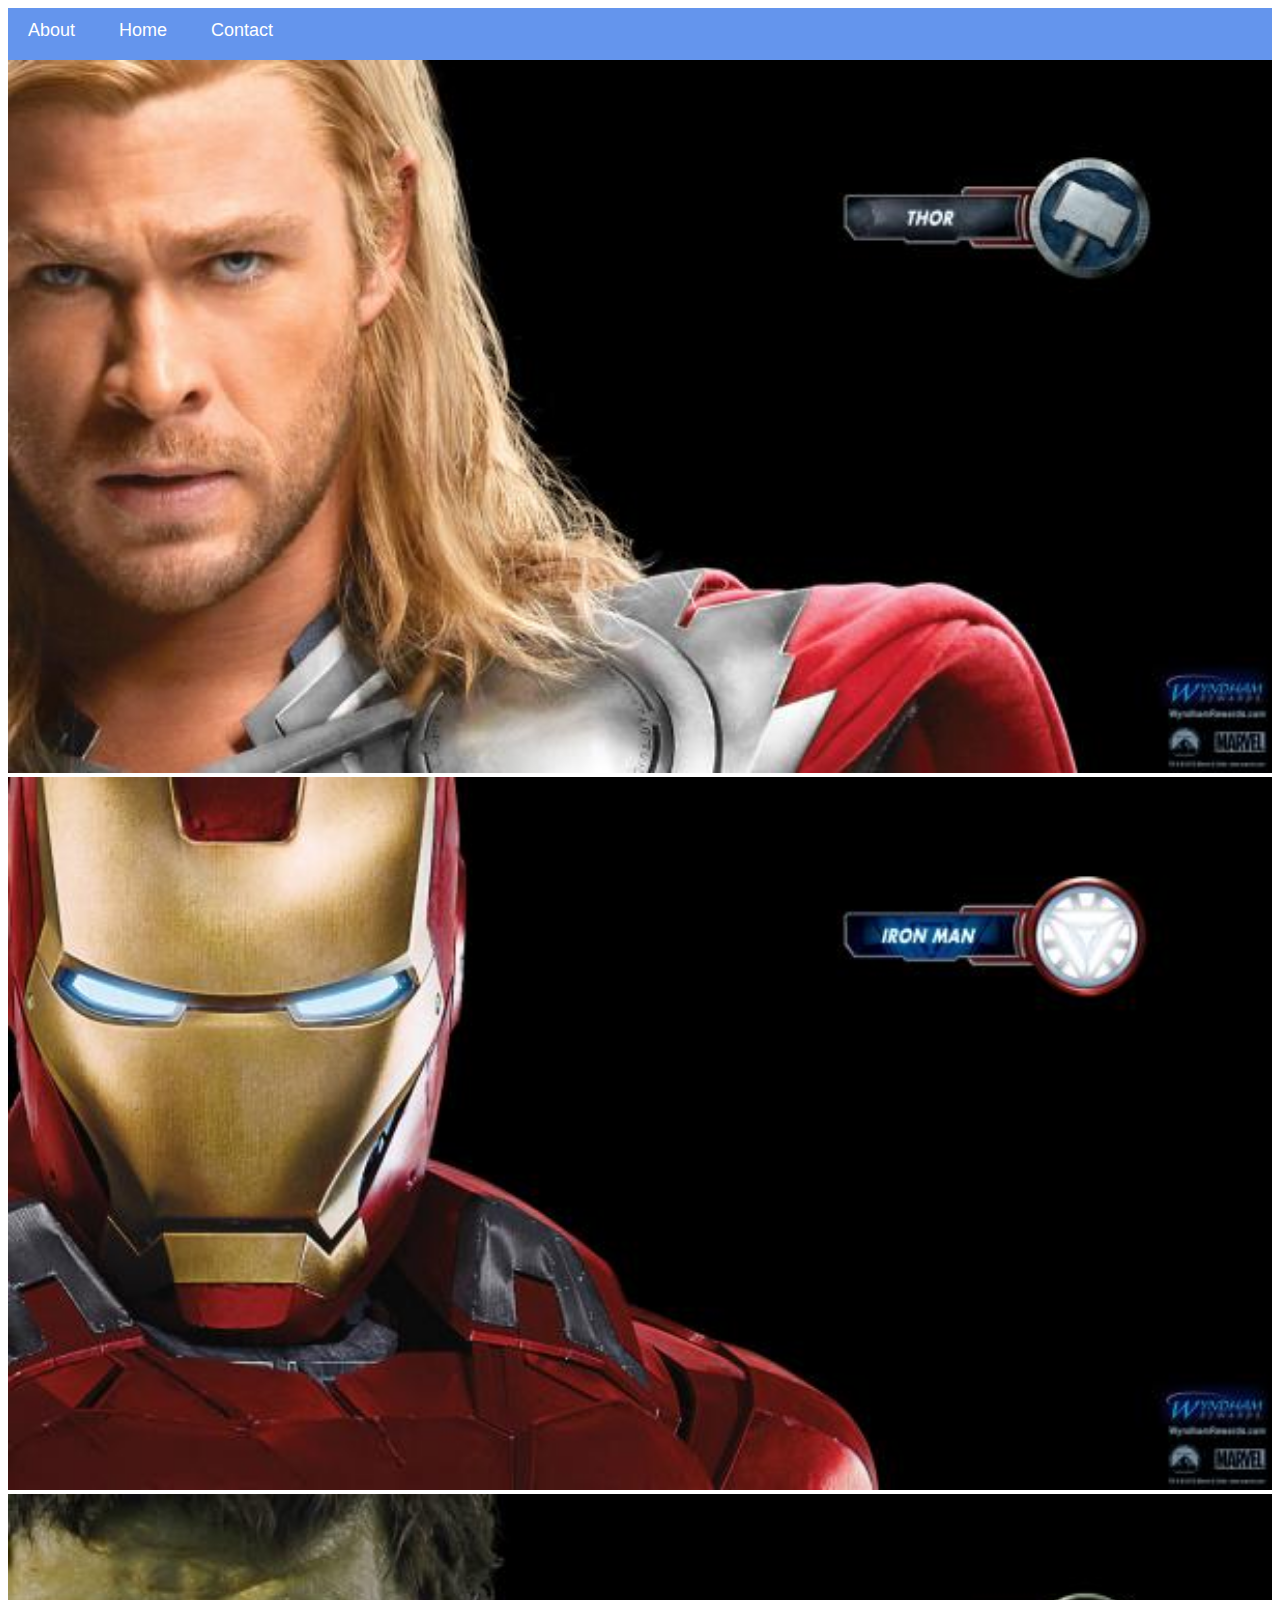
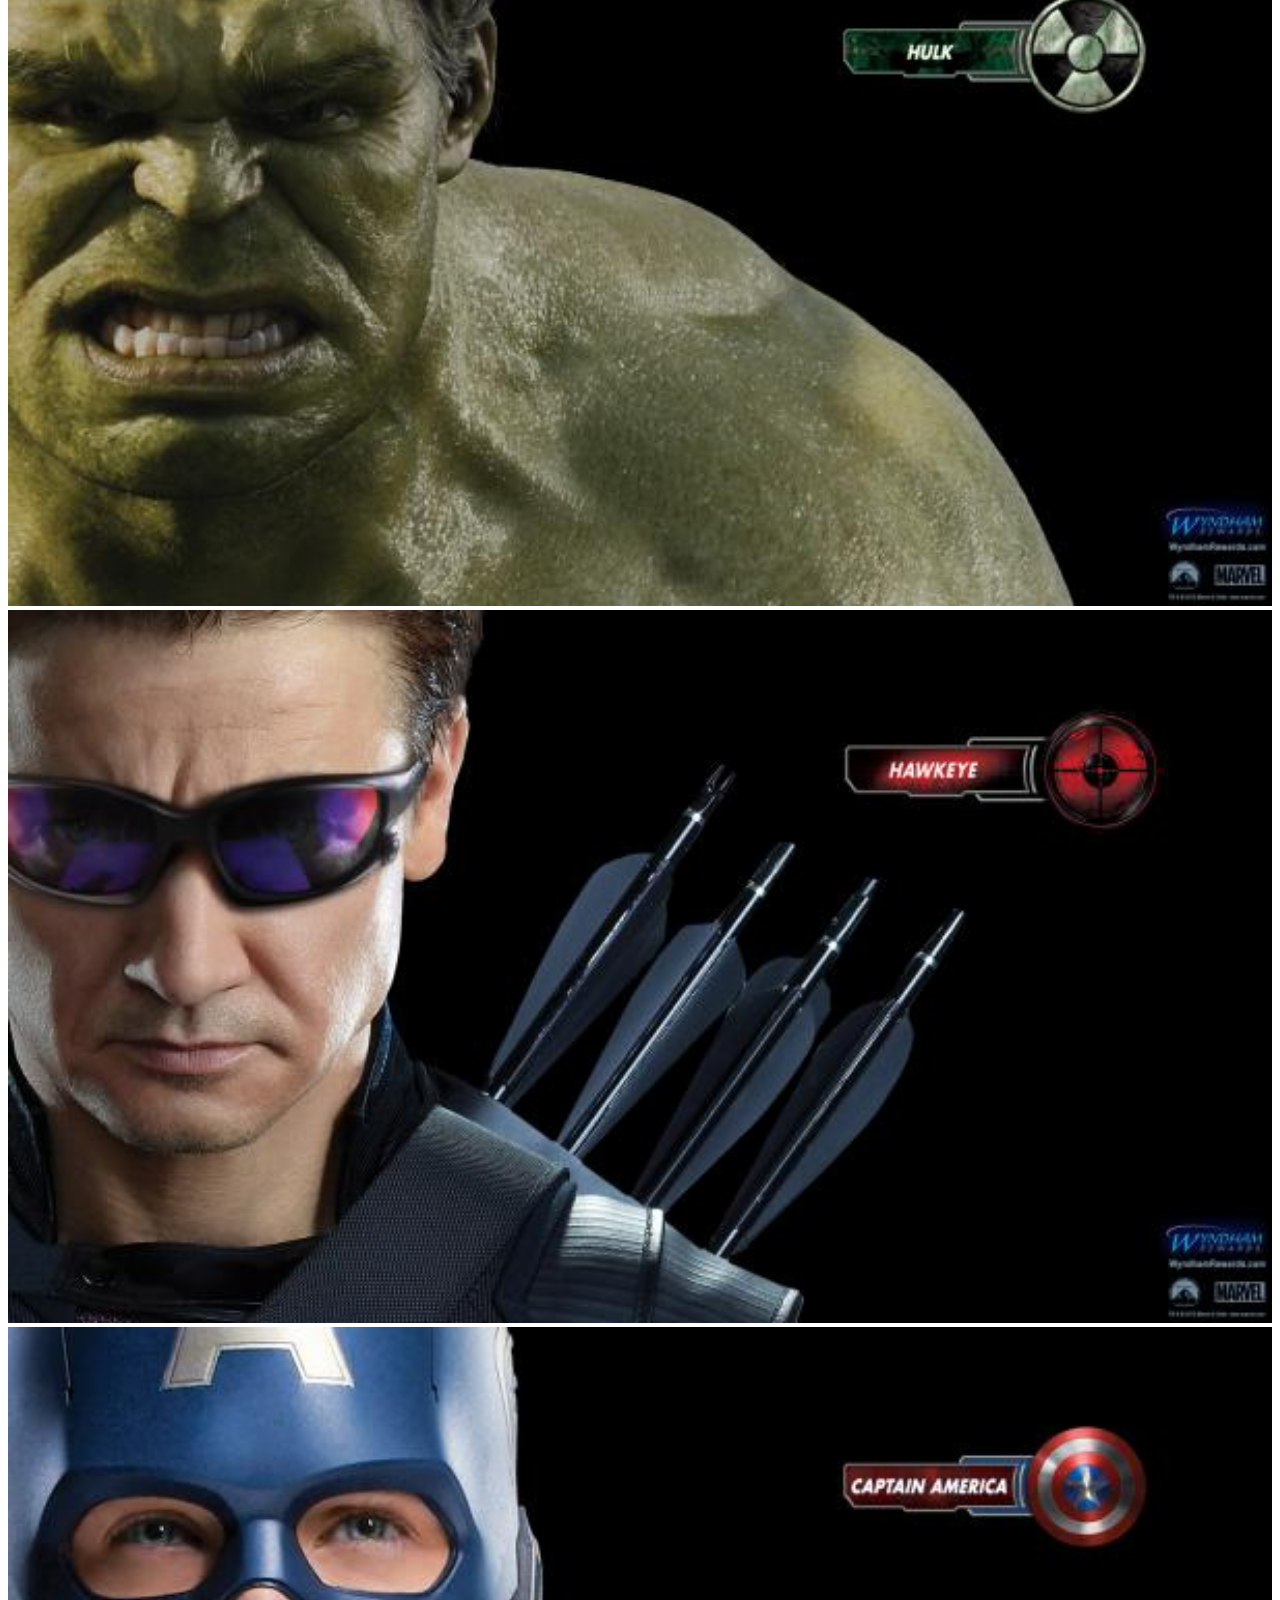
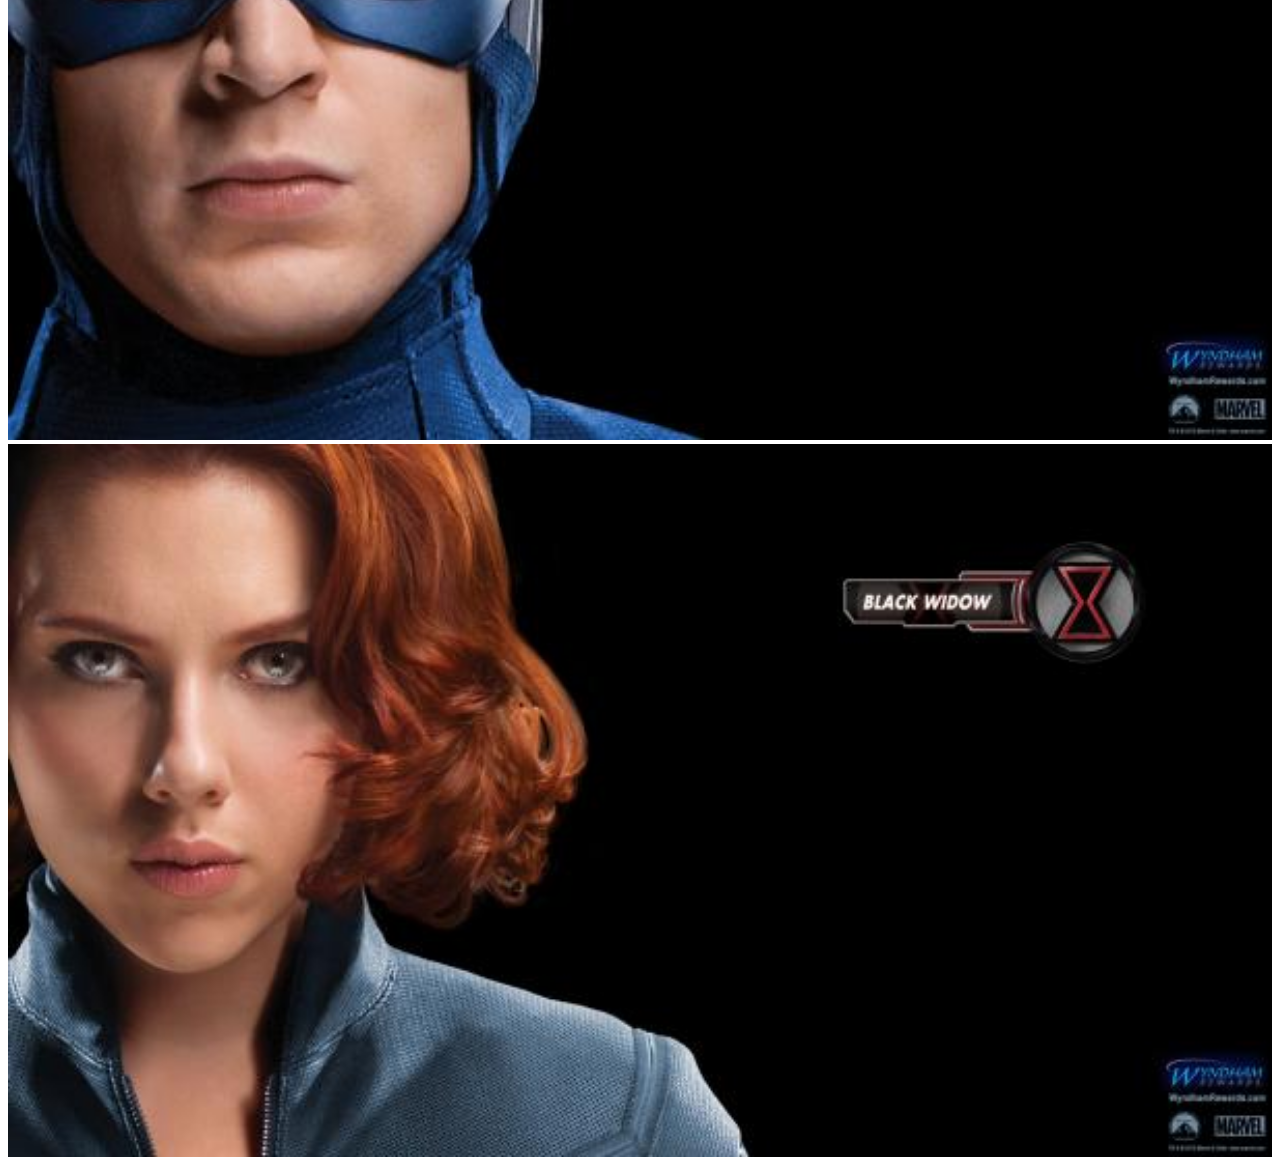
<file: index.html>
<!DOCTYPE html>
<html>
    <head>
        <link rel="stylesheet" href="style.css">
    </head>
    <body>
        <div id="menu">
            <a href="#">About</a>
            <a href="#">Home</a>
            <a href="#">Contact</a>
    </div>
        <div class="gallery">
            <a href="Thor.html"><img src="images/thor.jpg"></a>
            <a href="ironman.html"><img src="images/ironman.jpg"></a>
            <a href="hulk.html"><img src="images/hulk.jpg"></a>
            <a href="avengers04.html"><img src="images/avengers_04.jpg"></a>
           <a href="captainamerica.html" ><img src="images/captain america.jpg"></a>
           <a href="avenger06.html"> <img src="images/avengers_06.jpg"></a>
        </div>
    </body>
</html>
</file>
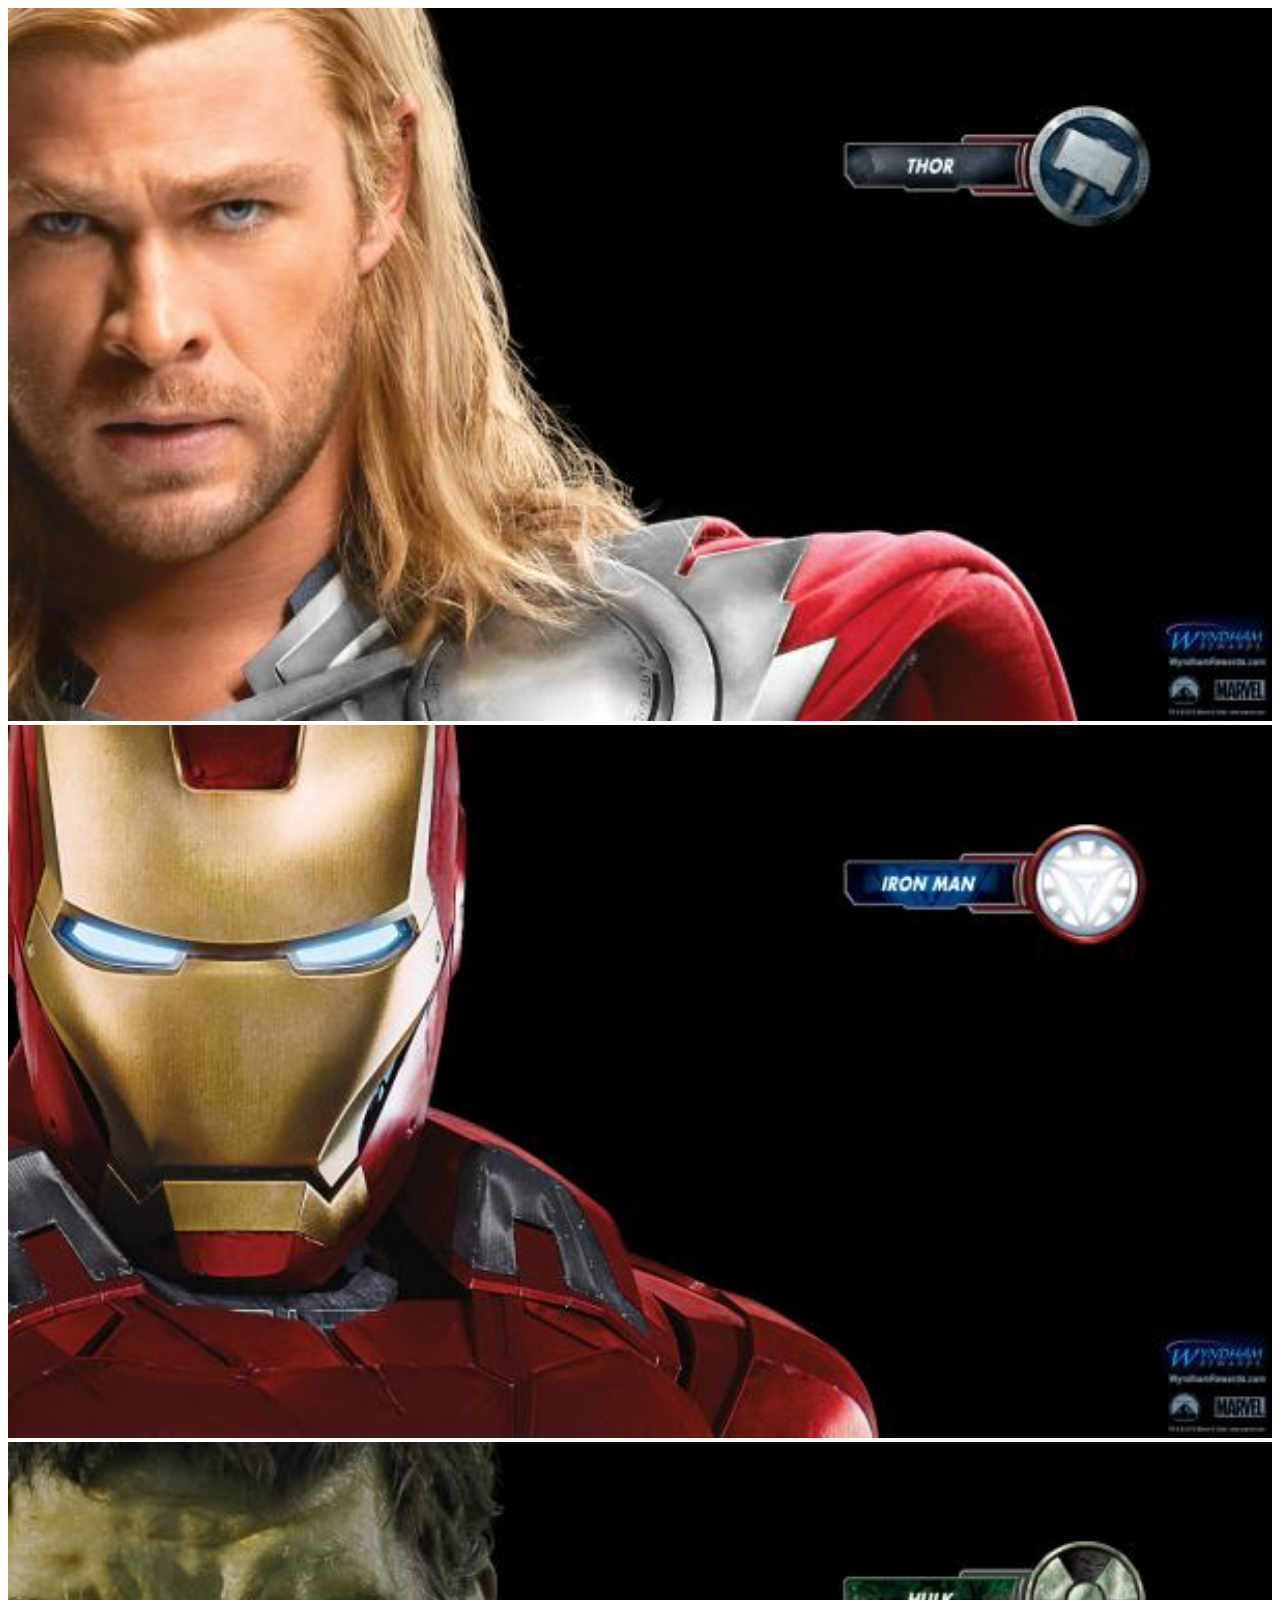
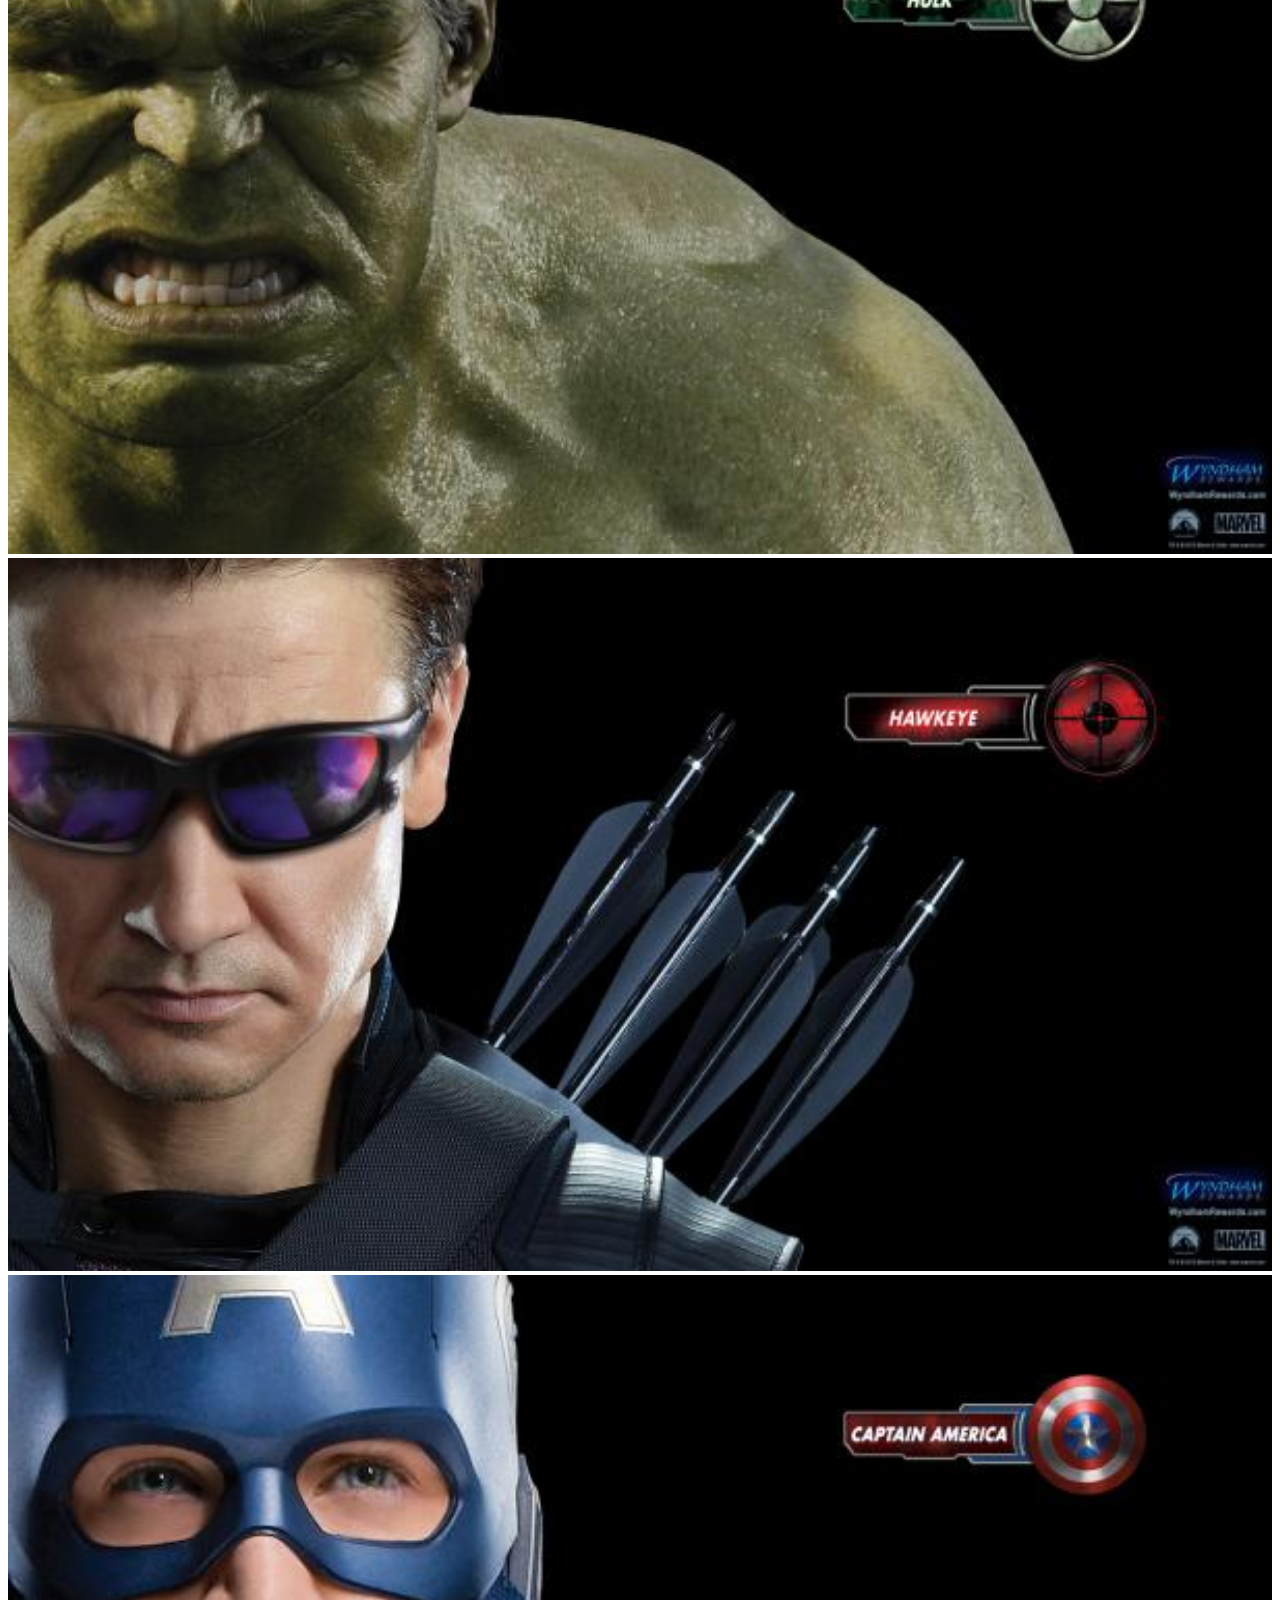
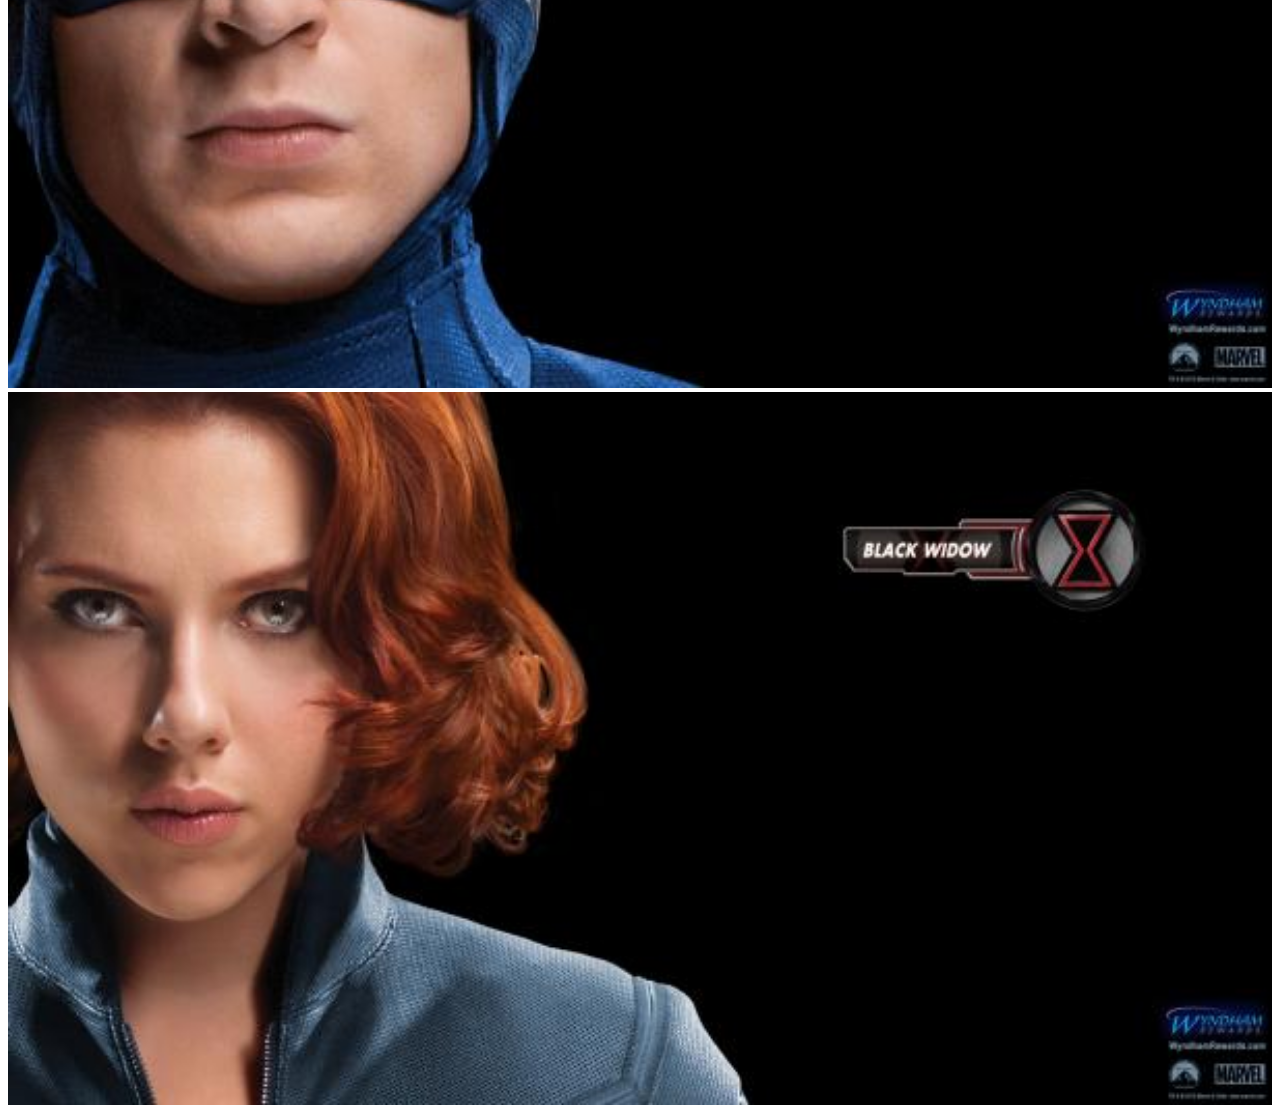
<file: compukids 1/index.html>
<!DOCTYPE html>
<html>
    <head>
        <link rel="stylesheet" href="style.css">
    </head>
    <body>
        <div class="gallery">
            <a href="Thor.html"><img src="images/thor.jpg"></a>
            <a href="ironman.html"><img src="images/ironman.jpg"></a>
            <a href="hulk.html"><img src="images/hulk.jpg"></a>
            <a href="avengers04.html"><img src="images/avengers_04.jpg"></a>
           <a href="captainamerica.html" ><img src="images/captain america.jpg"></a>
           <a href="avenger06.html"> <img src="images/avengers_06.jpg"></a>
        </div>
    </body>
</html>
</file>
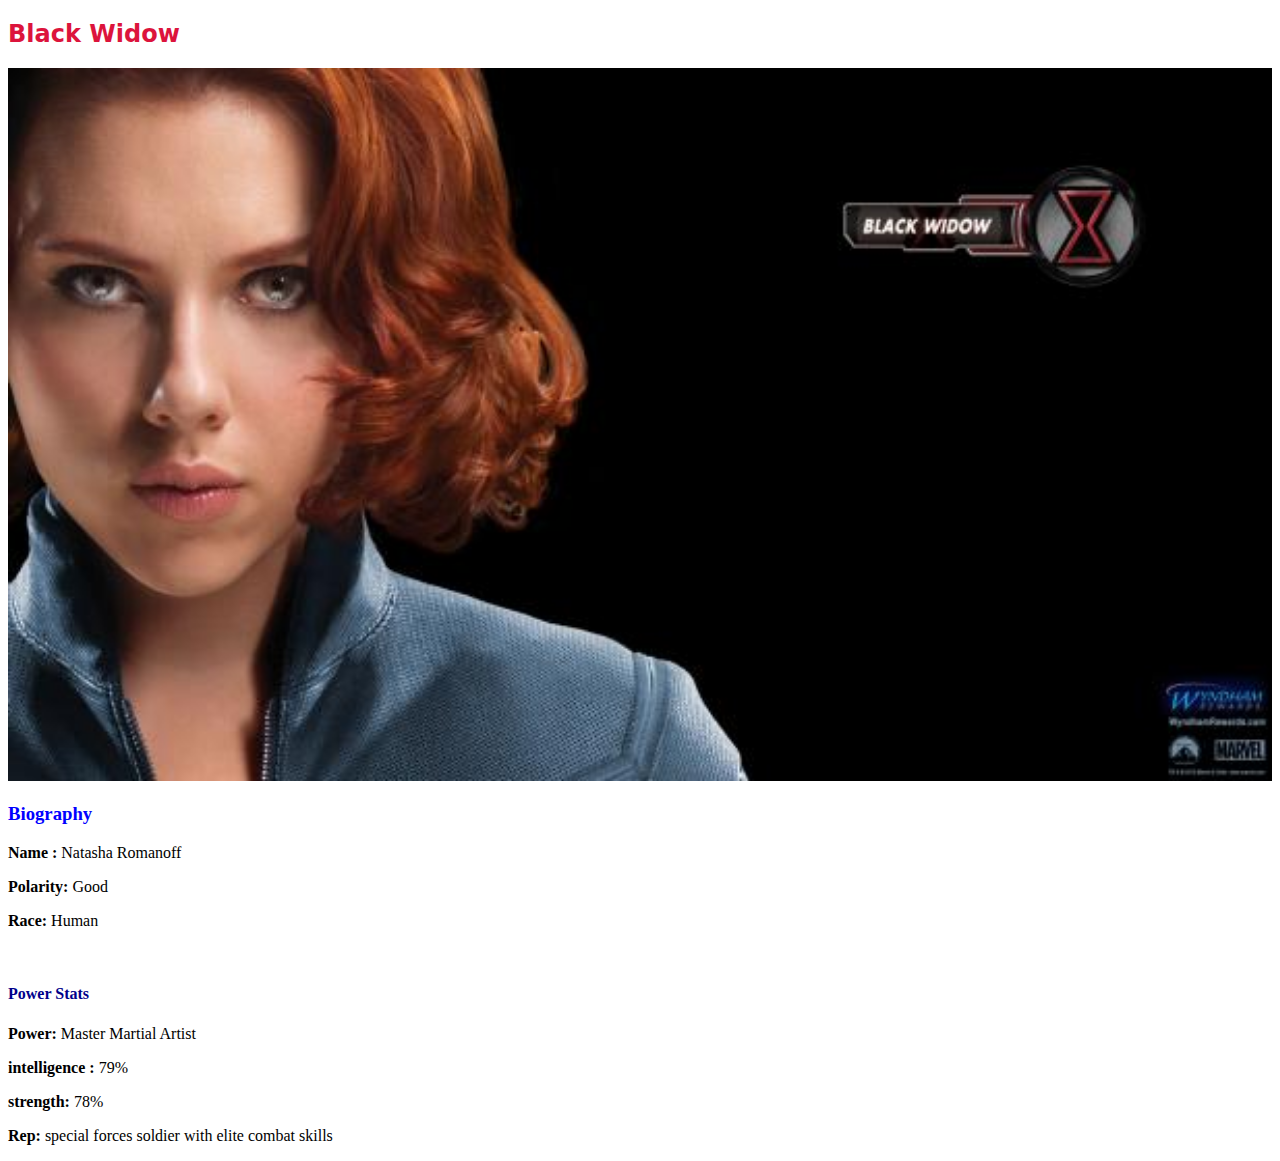
<file: avenger06.html>
<!DOCTYPE html>
<html>
    <head>
        <link rel="stylesheet" href="style.css">
    </head>
    <body>
        <h2>Black Widow</h2>
        <div class="gallery">
            <img src="images/avengers_06.jpg">
        </div>
        <h3>Biography</h3>
        <p><b>Name :</b> Natasha Romanoff</p>
        <p><b>  Polarity:</b> Good</p>
        <p><b>Race:</b> Human</p>
    </br>
    <h4>Power Stats</h4>
    <p> <b>Power: </b>Master Martial  Artist</p>
    <p> <b>intelligence :</b> 79%</p>
    <p> <b>strength:</b> 78%</p>
    <p> <b>Rep:</b> special forces soldier with elite combat skills</p>
    </body>
</html>
</file>
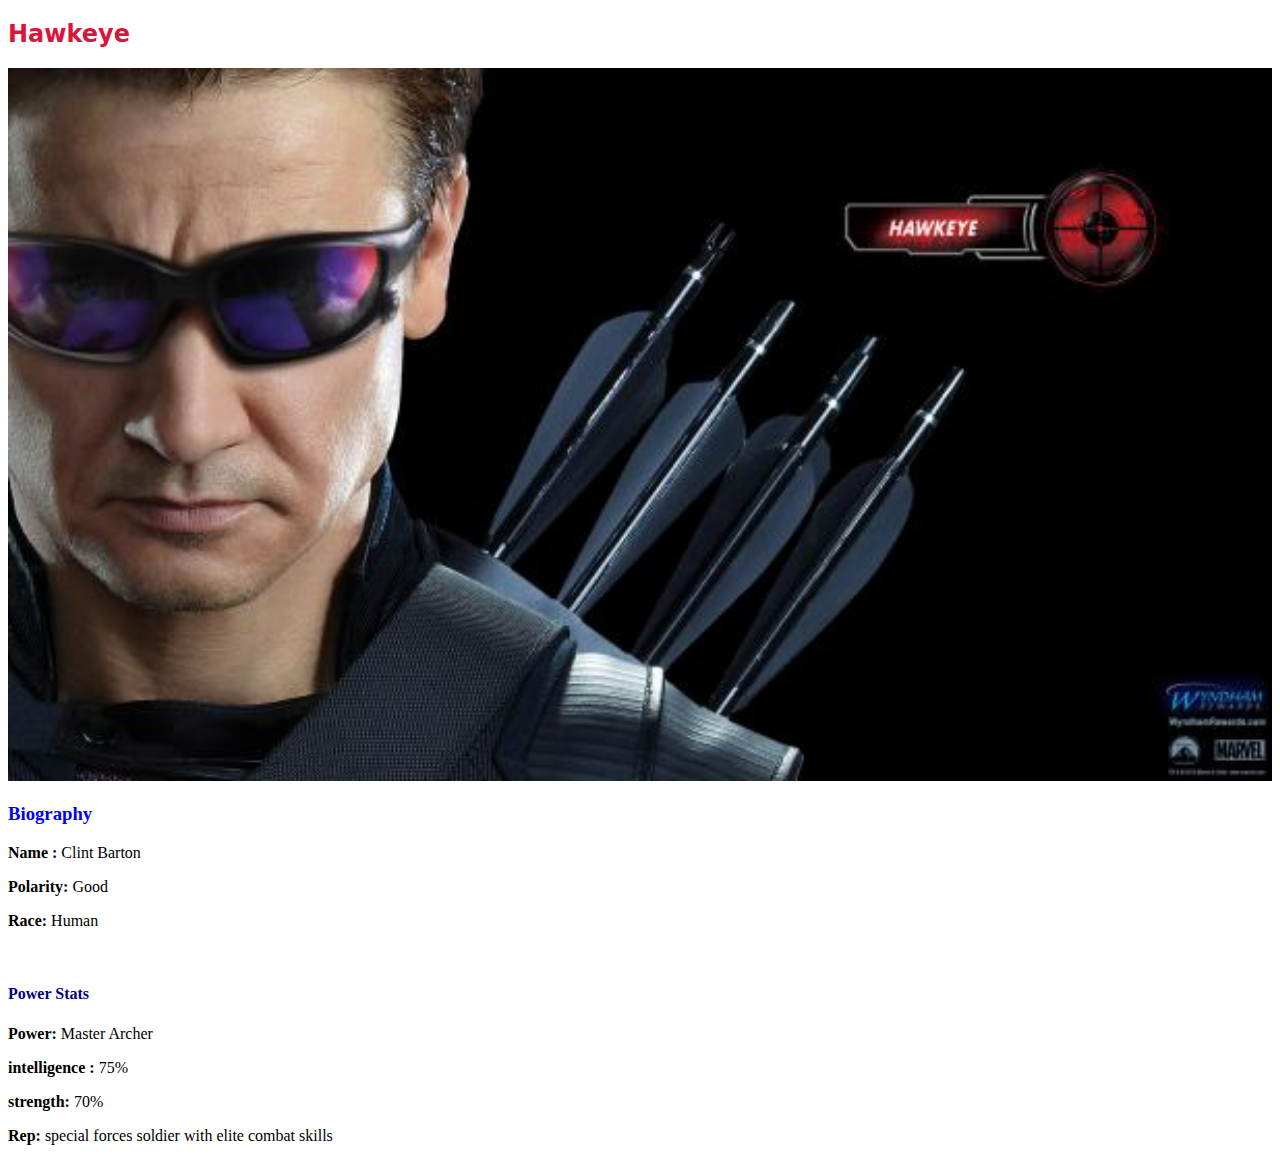
<file: avengers04.html>
<!DOCTYPE html>
<html>
    <head>
        <link rel="stylesheet" href="style.css">
    </head>
    <body>
        <h2>Hawkeye</h2>
        <div class="gallery">
            <img src="images/avengers_04.jpg">
        </div>
        <h3>Biography</h3>
        <p><b>Name :</b> Clint Barton</p>
        <p><b>  Polarity:</b> Good</p>
        <p><b>Race:</b> Human</p>
    </br>
    <h4>Power Stats</h4>
    <p> <b>Power: </b>Master Archer</p>
    <p> <b>intelligence :</b> 75%</p>
    <p> <b>strength:</b> 70%</p>
    <p> <b>Rep:</b> special forces soldier with elite combat skills</p>
    </body>
</html>
</file>
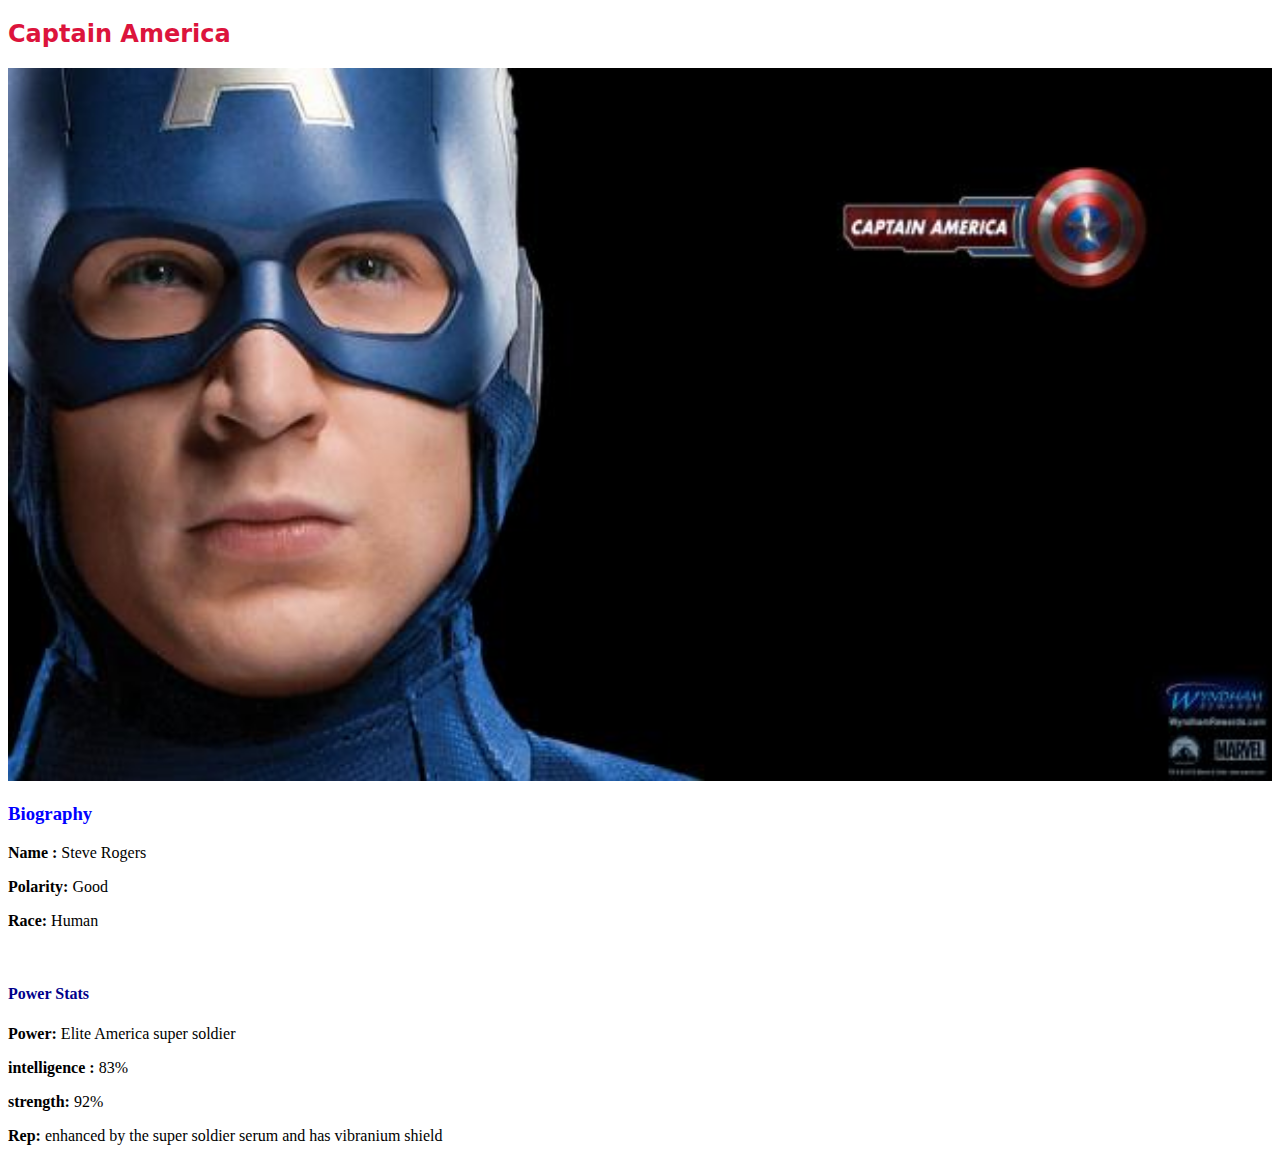
<file: captainamerica.html>
<!DOCTYPE html>
<html>
    <head>
        <link rel="stylesheet" href="style.css">
    </head>
    <body>
        <h2>Captain America</h2>
        <div class="gallery">
            <img src="images/captain america.jpg">
        </div>
        <h3>Biography</h3>
        <p><b>Name :</b> Steve Rogers</p>
        <p><b>  Polarity:</b> Good</p>
        <p><b>Race:</b> Human</p>
    </br>
    <h4>Power Stats</h4>
    <p> <b>Power: </b>Elite America super soldier</p>
    <p> <b>intelligence :</b> 83%</p>
    <p> <b>strength:</b> 92%</p>
    <p> <b>Rep:</b> enhanced by the super soldier serum and has vibranium shield</p>
    </body>
</html>
</file>
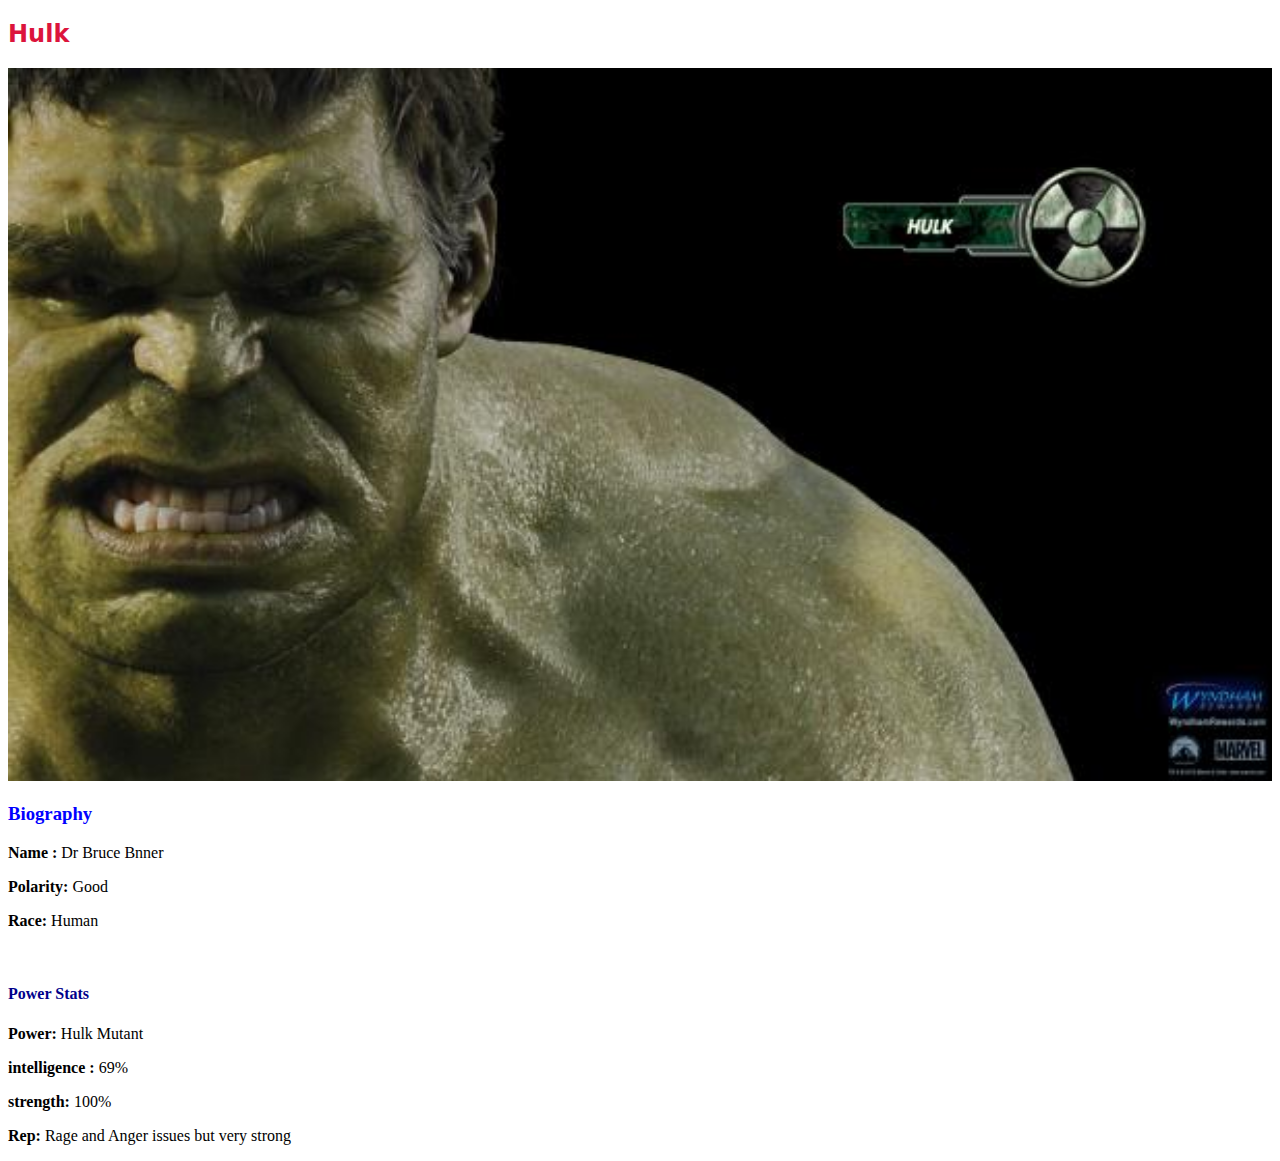
<file: hulk.html>
<!DOCTYPE html>
<html>
    <head>
        <link rel="stylesheet" href="style.css">
    </head>
    <body>
        <h2>Hulk</h2>
        <div class="gallery">
            <img src="images/hulk.jpg">
        </div>
        <h3>Biography</h3>
        <p><b>Name :</b> Dr Bruce Bnner</p>
        <p><b>  Polarity:</b> Good</p>
        <p><b>Race:</b> Human</p>
    </br>
    <h4>Power Stats</h4>
    <p> <b>Power: </b>Hulk Mutant</p>
    <p> <b>intelligence :</b> 69%</p>
    <p> <b>strength:</b> 100%</p>
    <p> <b>Rep:</b> Rage and Anger issues but very strong</p>
    </body>
</html>
</file>
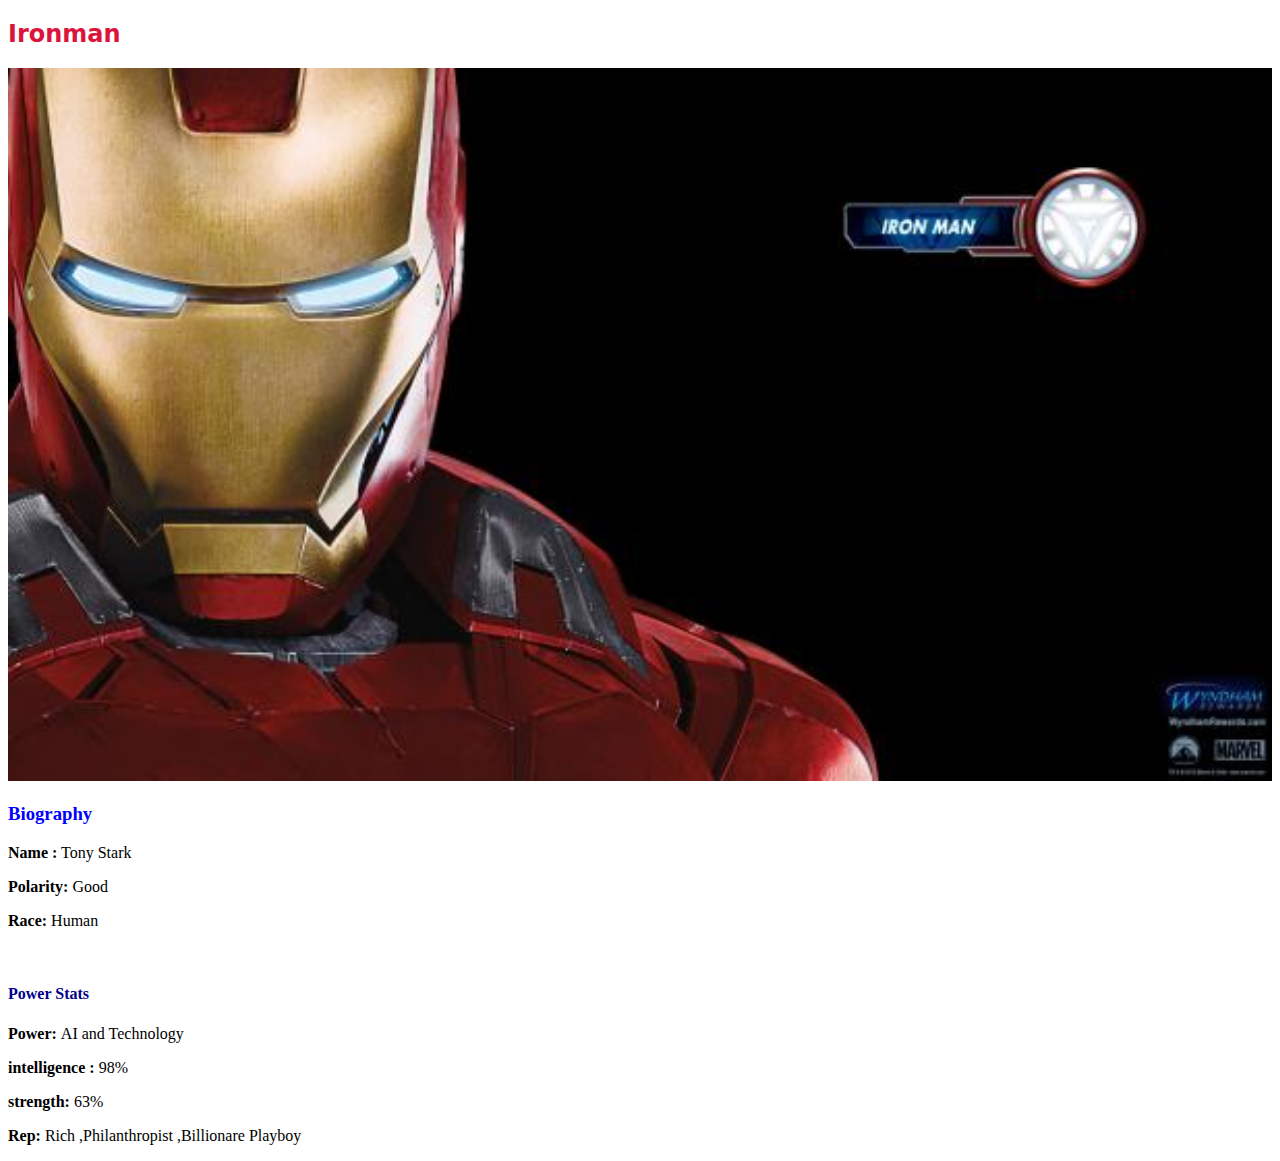
<file: ironman.html>
<!DOCTYPE html>
<html>
    <head>
        <link rel="stylesheet" href="style.css">
    </head>
    <body>
        <h2>Ironman</h2>
        <div class="gallery">
            <img src="images/ironman.jpg">
        </div>
        <h3>Biography</h3>
        <p><b>Name :</b> Tony Stark</p>
        <p><b>  Polarity:</b> Good</p>
        <p><b>Race:</b> Human</p>
    </br>
    <h4>Power Stats</h4>
    <p> <b>Power: </b>AI and Technology</p>
    <p> <b>intelligence :</b> 98%</p>
    <p> <b>strength:</b> 63%</p>
    <p> <b>Rep:</b> Rich ,Philanthropist ,Billionare Playboy</p>
    </body>
</html>
</file>
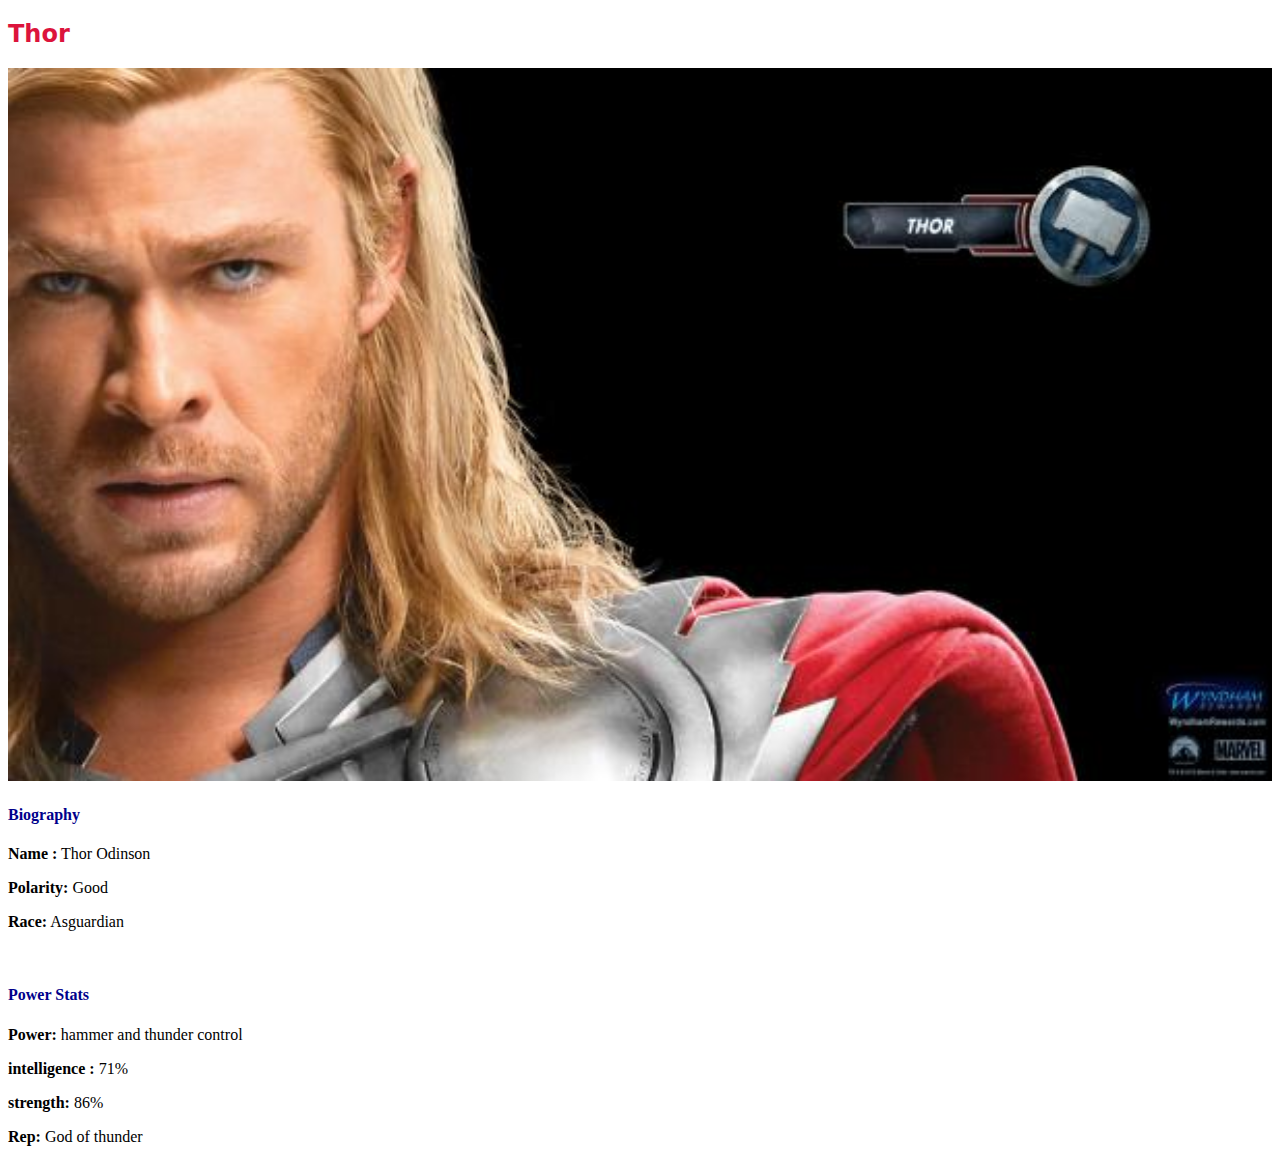
<file: Thor.html>
<!DOCTYPE html>
<html>
    <head>
        <link rel="stylesheet" href="style.css">
    </head>
    <body>
        <h2>Thor</h2>
        <div class="gallery">
            <img src="images/thor.jpg">
        </div>
        <h4>Biography</h4>
        <p><b>Name :</b> Thor Odinson</p>
        <p><b>Polarity:</b> Good</p>
        <p><b>Race:</b> Asguardian</p>
    </br>
    <h4>Power Stats</h4>
    <p> <b>Power:</b> hammer and thunder control</p>
    <p><b>intelligence :</b> 71%</p>
    <p><b>strength: </b>86%</p>
    <p><b>Rep:</b> God of thunder</p>
    </body>
</html>
</file>
<file: style.css>
.gallery img{
    width: 100%;
}
h4{
    color: darkblue;font-style: comic ;
}
h3{
    color: blue;
}
h2{
    color: crimson;font-family: system-ui, -apple-system, BlinkMacSystemFont, 'Segoe UI', Roboto, Oxygen, Ubuntu, Cantarell, 'Open Sans', 'Helvetica Neue', sans-serif;
}
p{
   font-style: impact;
}
#menu{
    background-color:cornflowerblue;
    width: 100%;
    height: 40px;
    padding-top: 12px;
}
#menu a{ padding-top: 20px;
    color:#ffffff;
      font-family: Helvetica, sans-serif;
      font-size: 18px;
      text-decoration:none;
      font-weight: 800px;
      
      padding-left: 20px;
      padding-right: 20px
} 
#menu :hover{color: #5077bd;

}
</file>
<file: compukids 1/style.css>
.gallery img{
    width: 100%;
}
h4{
    color: darkblue;font-style: comic ;
}
h3{
    color: blue;
}
h2{
    color: crimson;font-family: system-ui, -apple-system, BlinkMacSystemFont, 'Segoe UI', Roboto, Oxygen, Ubuntu, Cantarell, 'Open Sans', 'Helvetica Neue', sans-serif;
}
p{
   font-style: impact;
}
</file>
